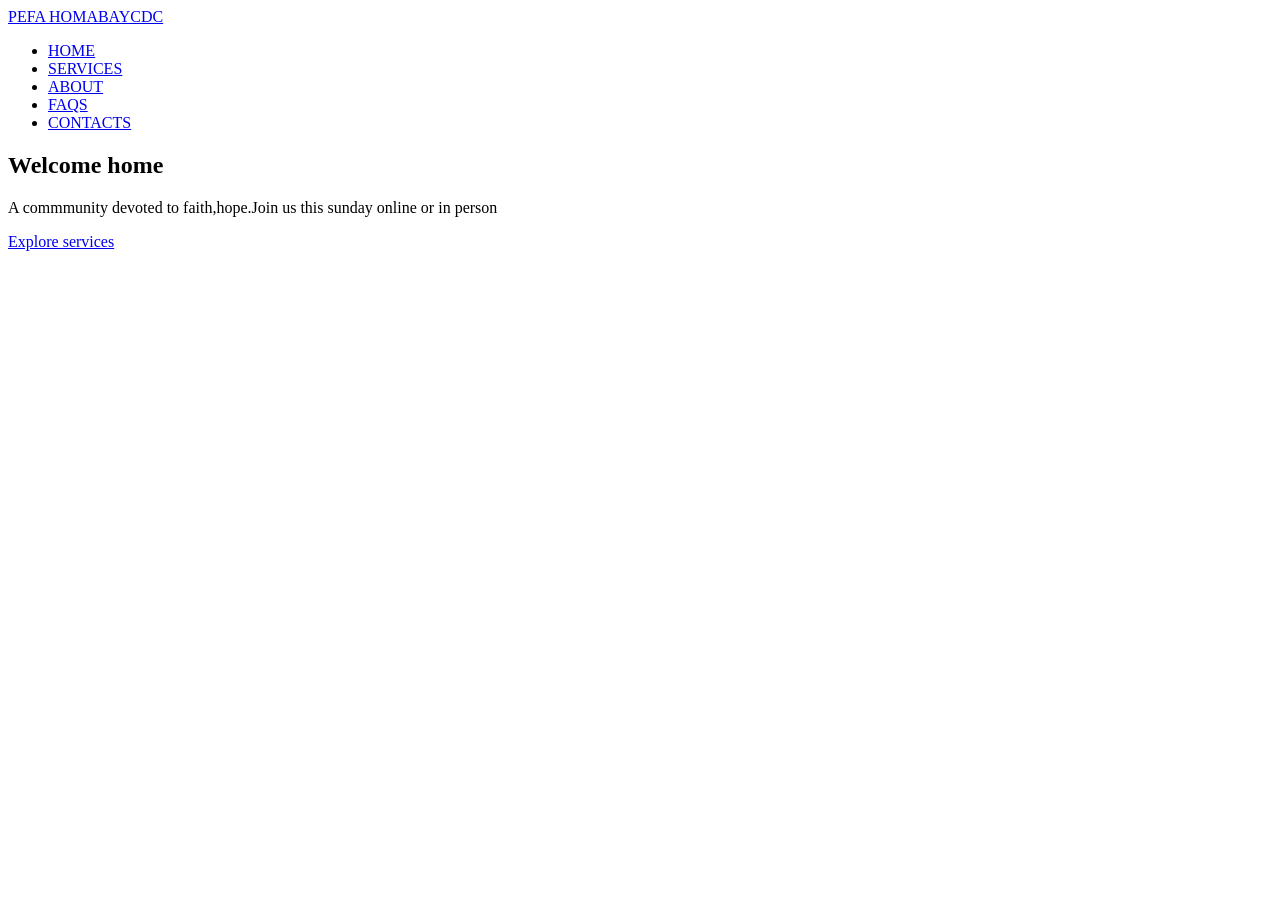
<file: index.html>
<!DOCTYPE html>
<html lang="en">
<head>
    <meta charset="UTF-8">
    <meta name="viewport" content="width=device-width, initial-scale=1.0">
    <title>ke260-pefa homabay</title>
    <link rel="stylesheet" a href="">
</head>
<body id="home">
    <header>
       <div class="nav-container">
        <a href="index.html" class="logo">PEFA HOMABAYCDC</a>
        <ul class="nav-links">
       <li><a href="index.html">HOME</a></li>
       <li><a href="services.html">SERVICES</a></li>
       <li><a href="about.html">ABOUT</a></li>
       <li><a href="FAQS.HTML">FAQS</a></li>
       <li><a href="contacts.html">CONTACTS</a></li>
       </ul>
     </div>
    </header>
    <section class="hero">
        <h1>Welcome home</h1>
        <p>A commmunity devoted to faith,hope.Join us this sunday online or in person</p>
    </section>
    <div class="hero-action">
        <a href="services.html" class="btn">Explore services</a>
    </div>
</body>
</html>
</file>
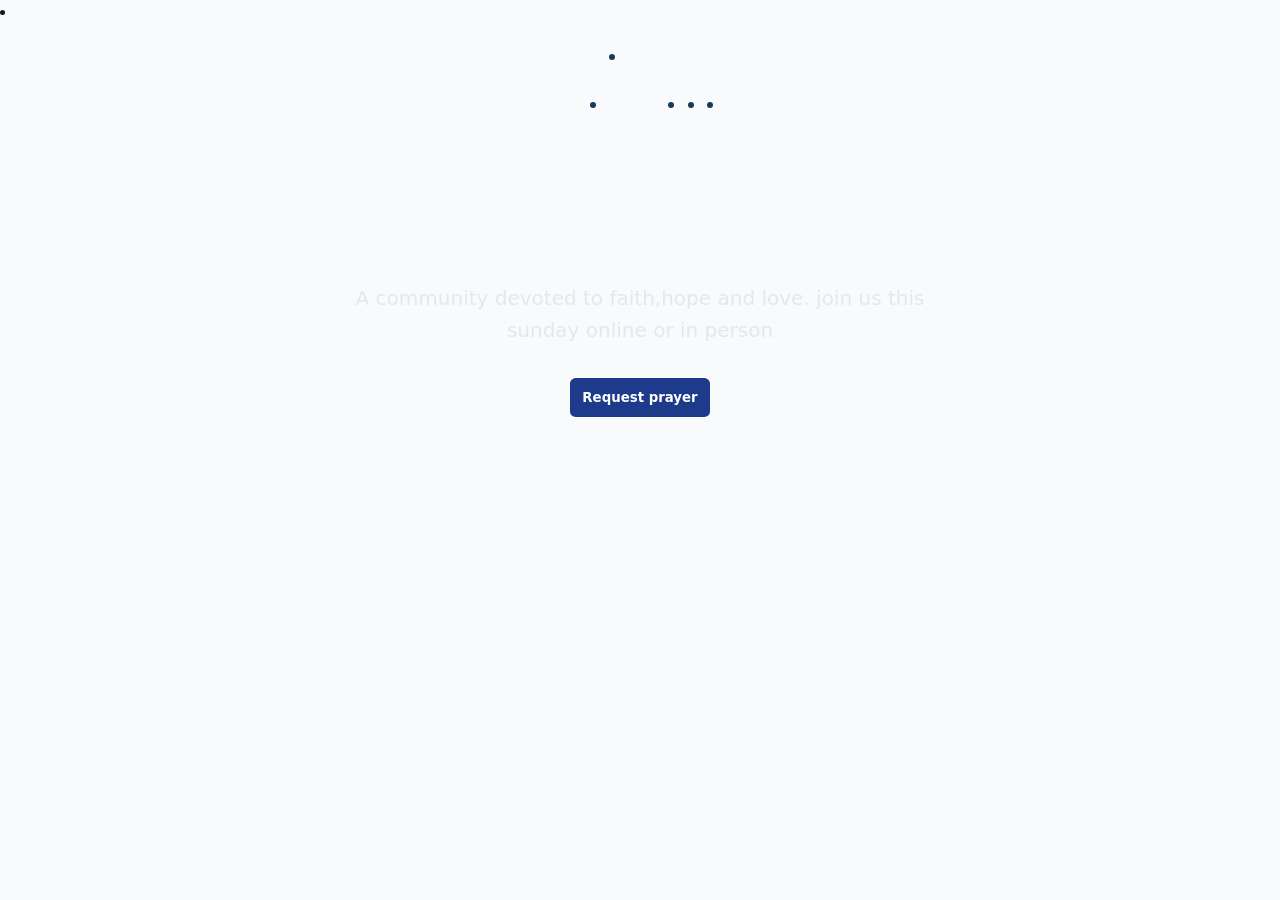
<file: home.html>
<!DOCTYPE html>
<html lang="en">
<head>
    <meta charset="UTF-8">
    <meta name="viewport" content="width=device-width, initial-scale=1.0">
    <title></title>
    <link rel="stylesheet" a href="script.css">
</head>
<body>
<li><div class="navbar">
    <ul>
<liv><div class="logo"></li>
<li><div class="Home"></li>
<li><div class="services"></li>
<li><div class="about"></li>
<li><div class="contact"></li>
<li><div class="FAQS"></li>
</ul>
</div>
<!--hero section-->
<section class="hero">
    <p>A community devoted to faith,hope and love. join us this sunday online or in person</p>
    <div></div>
    <button class="btn" onclick="openmodal()">Request prayer</button>
</section>

</body>
</html>
</file>
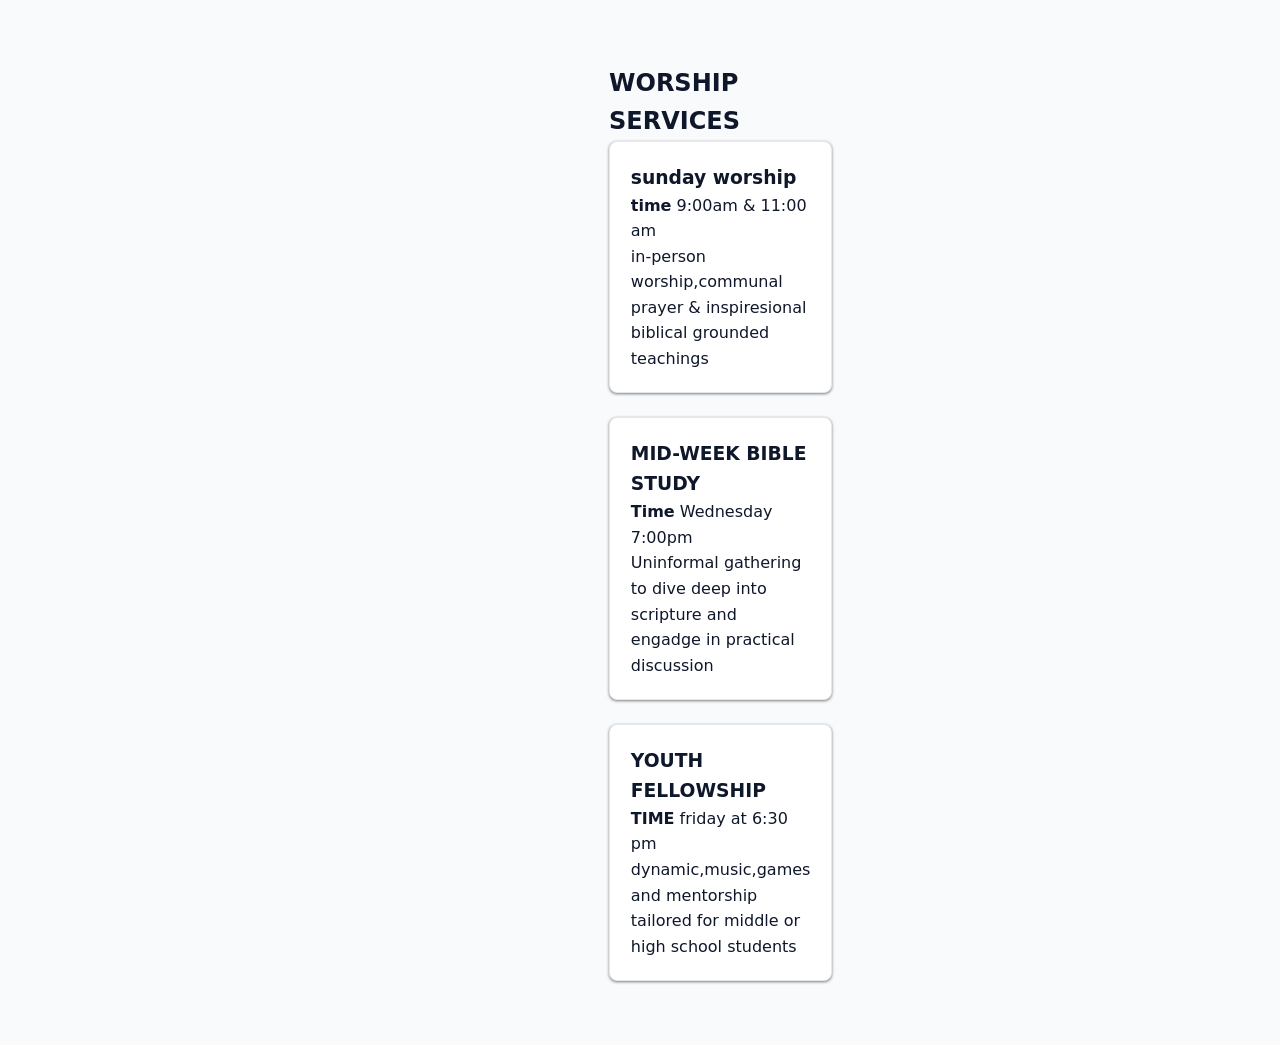
<file: services.html>
<!DOCTYPE html>
<html lang="en">
<head>
    <meta charset="UTF-8">
    <meta name="viewport" content="width=device-width, initial-scale=1.0">
    <title>services</title>
     <link rel="stylesheet" a href="script.css">
</head>
<body>
    <section class="services">
        <h2 class="section-tittle">WORSHIP SERVICES</h2>
        <div class="grid">
            <div class="card">
                <h3>sunday worship</h3>
                <p><strong>time</strong> 9:00am & 11:00 am</p>
                <p>in-person worship,communal prayer & inspiresional biblical grounded teachings</p>
            </div>
            <div class="card">
                <h3>MID-WEEK BIBLE STUDY</h3>
                <P><strong>Time</strong> Wednesday 7:00pm</P>
                <p>Uninformal gathering to dive deep into scripture and engadge in practical discussion</p>
            </div>
            <di class="card">
                <h3>YOUTH FELLOWSHIP</h3>
                <P><STRONG>TIME</STRONG> friday at 6:30 pm</P>
                <p>dynamic,music,games and mentorship tailored for middle or high school students</p>
            </di>
        </div>
    </section>
</body>
</html>
</file>
<file: script.css>
:root{
--primary:#183b5b;
--primary-dark:#102d46;
--primary-soft:#edf4fb;
--accent:#c89245;
--accent-dark:#9d6b1d;
--bg:#f5f1ea;
--bg-light:#fbf9f5;    
--suface:#ffffff;
--surface-alt:#eef5f8;
--text-dark:#1b2430;
--text-muted:#53657a;
--shadow:0 18px 45px rgba(16,45,70,0.12);
--shadow-soft:0 10px 24px rgba(16,45,70,0.08);
}
*{
box-sizing: border-box;
margin: 0;
padding: 0;
font-family: system-ui, -apple-system, BlinkMacSystemFont, 'Segoe UI', Roboto, Oxygen, Ubuntu, Cantarell, 'Open Sans', 'Helvetica Neue', sans-serif;
}

html{
scroll-behavior: smooth;
}
body{
background-color: #f8fafc;
color: #0f172a;
line-height: 1.6;
}
body.module,open{
    overflow: hidden;
}
a{
    color: inherit;
}
header{
    position: sticky;
    top: 0;
    z-index: 100;
    background: rgba(255,255,255,0.84);
    backdrop-filter: blurr(10px);
    box-shadow: 0 10px 30px rgba(20,42,64,0.8) ;
    border-bottom: 1px solid rgba(24,59,91,0.08);
}
.navbar{
max-width: 1180px;
margin: 0 auto;
display: flex;
justify-content: space-between;
align-items: center;
padding: 1rem 1.5rem;
}
.logo{
    display: inline-flex;
    align-items: center;
    gap: 0.7rem;
    font-size: 1.2rem;
    font-weight: 800;
    color:var(--primary) ;
    text-decoration: none;
    letter-spacing: 0.2em;
}
.logo span{
    display: inline-flex;
    align-items: center;
    justify-content: center;
    width: 2.1rem;
    height: 2.1rem;
    border-radius: 50%;
    background: linear-gradient(135deg ,var(--primary)0%,var(accent)100%);
    color: var(surface);
    font-size: 1rem;
    box-shadow: 0 8px 20px rgba(24,59,91,0.18);
}
.navbar{
max-width:110px;
margin: 0 auto;
display: flex;
justify-content: space-between;
align-items: center;
padding: 1rem 1.5rem;
}
/*hero section*/
.hero{
background: linear-gradient(rgba(15, 23, 42, 0.7));
color: #ffffff;
text-align: center;
padding: 6rem 1.5rem;
}
.hero h1{
font-size: 2.5rem;
margin-bottom: 1rem;
}
.hero p{
font-size: 1.25rem;
max-width: 600px;
margin: 0 auto 2rem;
color: #e2e8f0;
}
.btn{
display: inline-block;    
background-color: #1e3a8a;
color: #ffffff;
padding: 0.75rem;
border-radius: 0.35rem;
text-decoration: none;
font-weight: 600;
border: none;
cursor: pointer;
transition: background-color 0.2s;
}
/*services section*/
.services{
 max-width: 110px;
 margin: 0 auto;
 padding: 4rem 1.5rem;
}
.grid{
display: grid;
grid-template-columns: repeat(auto-fit,min-max(280px,1fr));
gap: 1.5rem;
}
.card{
background:#ffffff;
border-radius: 0.5rem;
padding: 1.3rem;
box-shadow: 0 1px 3px rgba(0,0,0,0.5);
border:  1px solid #e2e8f0;
}
</file>
